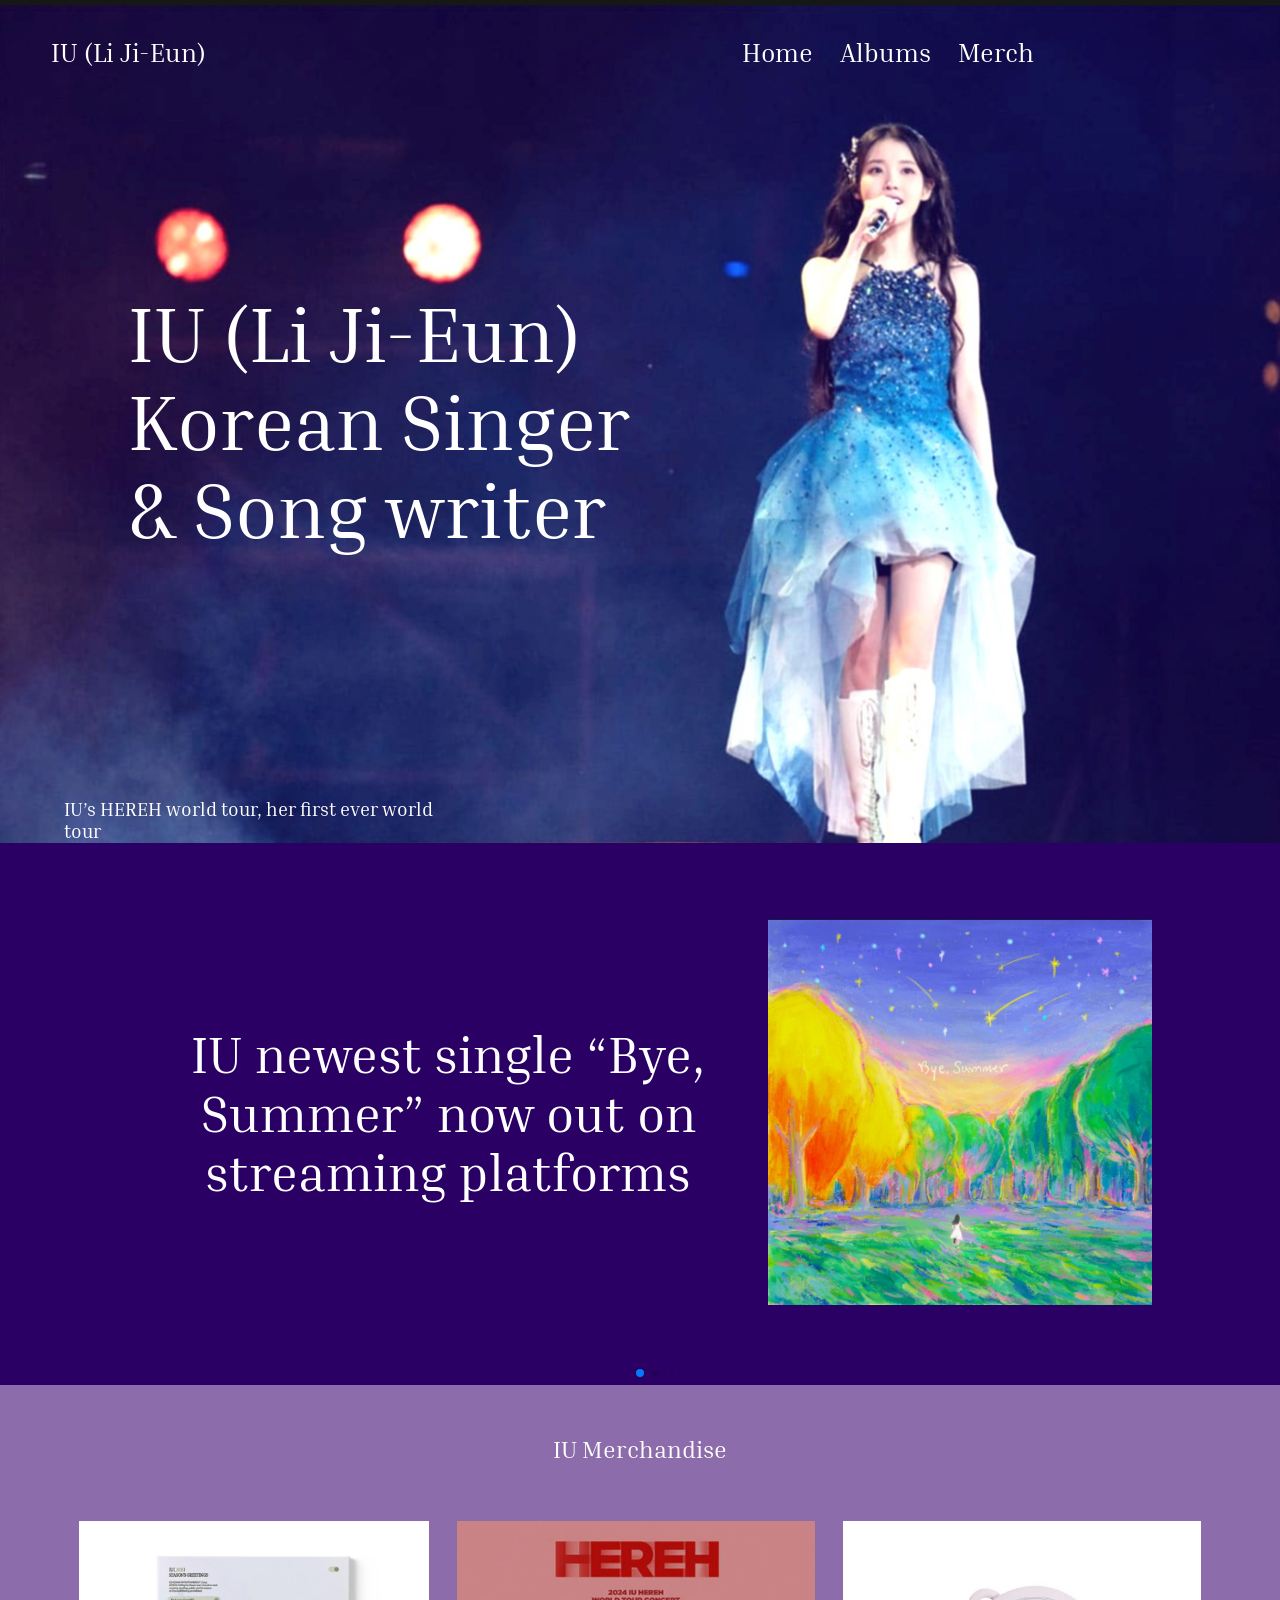
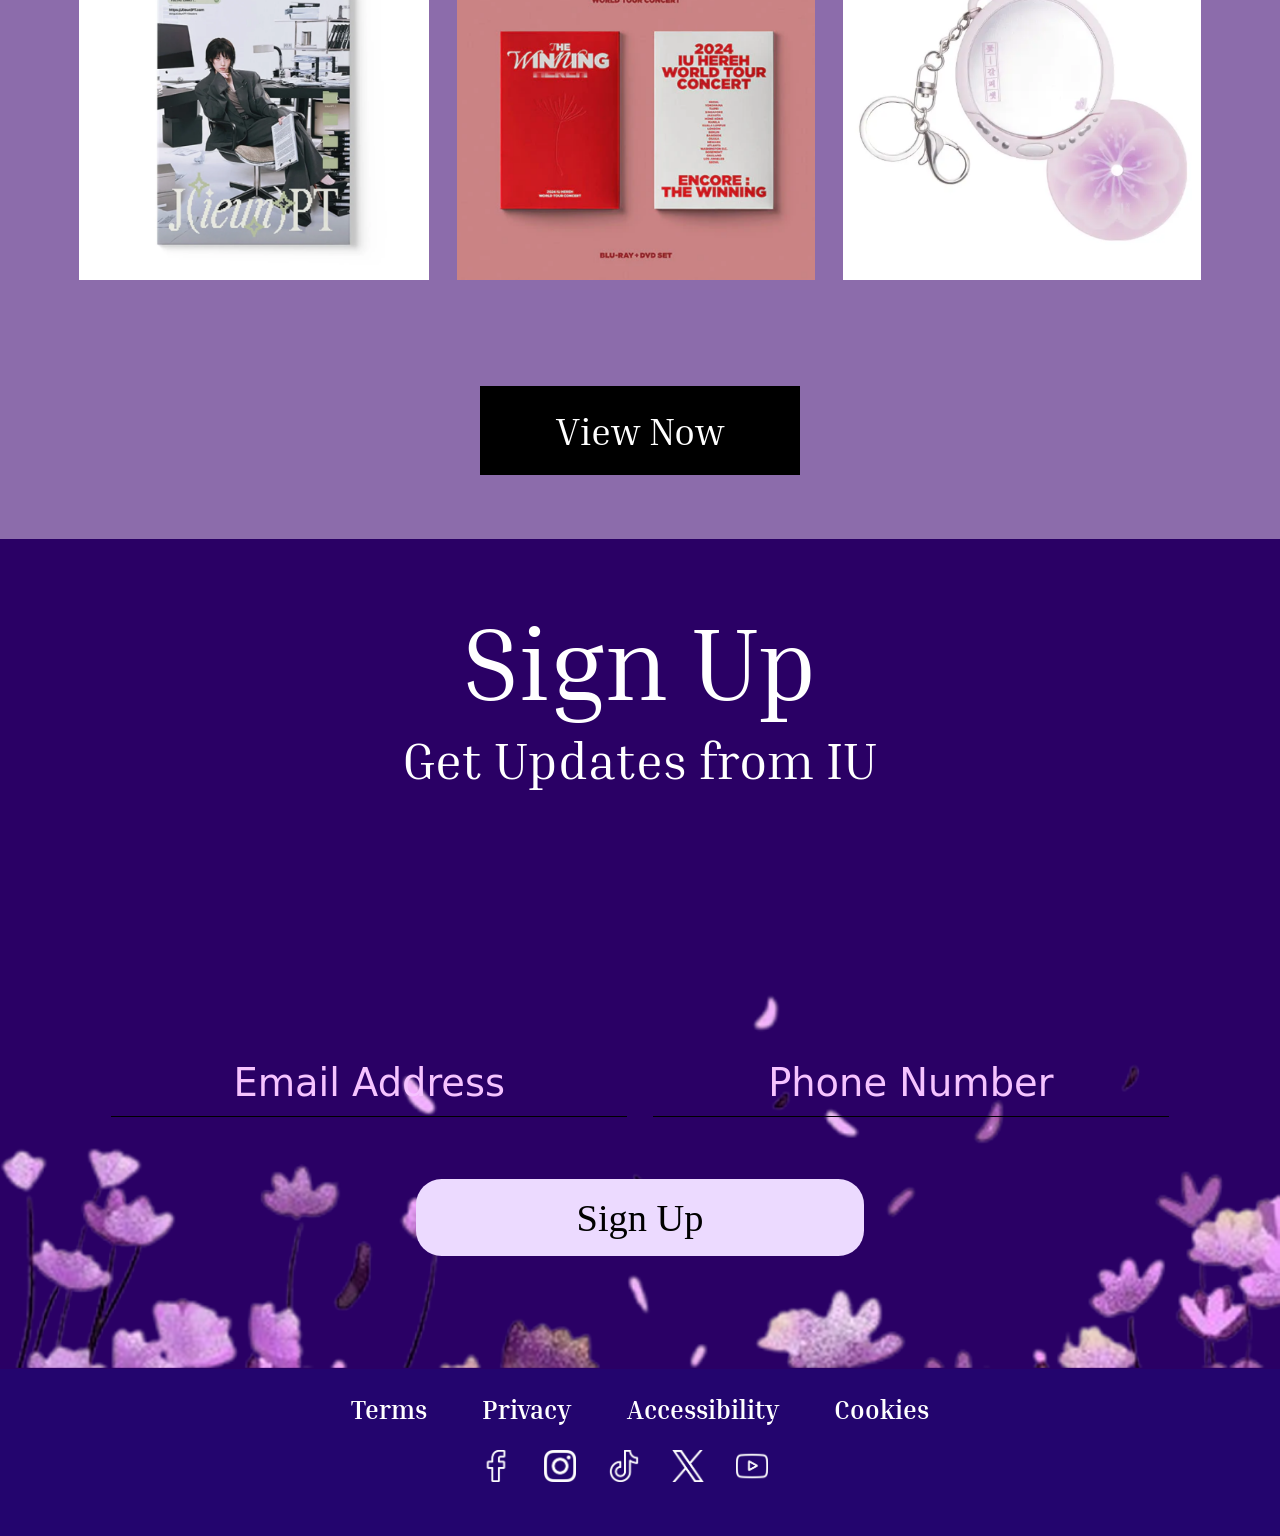
<file: index.html>
<!DOCTYPE html>
<html>
    <head>
        <meta charset="utf-8">
	    <meta name="viewport" content="width=device-width">
        <title>Uaena Home Page</title>
        <link type="text/css" rel="stylesheet" href="normalize.css">
        <link rel="stylesheet" href="home.css">
        <link rel="stylesheet" href="https://cdn.jsdelivr.net/npm/swiper@11/swiper-bundle.min.css" />

        <!-- Irina Serif font-->
        <link rel="preconnect" href="https://fonts.googleapis.com">
        <link rel="preconnect" href="https://fonts.gstatic.com" crossorigin>
        <link href="https://fonts.googleapis.com/css2?family=Inria+Serif&display=swap" rel="stylesheet">
        
    </head>
    <body>
        <!--Header-->
        <div class="header">
            <h3>IU (Li Ji-Eun)</h3>
            <nav>
                <a href="https://vernonnub.github.io/ID_ASG1/">Home</a>
                <a href="https://vernonnub.github.io/ID_ASG1/album.html">Albums</a>
                <a href="https://vernonnub.github.io/ID_ASG1/merch.html">Merch</a>
            </nav>
        </div>

        <!--Main Page-->
        <div class="title">
            <h1>IU (Li Ji-Eun) Korean Singer & Song writer</h1>
            <p class="description">IU’s HEREH world tour, her first ever world tour</p>
            <img src="media/iu_homepage_bg.png" alt="IU’s HEREH world tour, her first ever world tour">
        </div>
        
        <!--New Releases Swiper-->
        <div class="swiper mySwiper">
            <div class="swiper-wrapper">
                <div class="swiper-slide">
                    <!--New Single-->
                    <div class="single">
                        <a id="bye-summer" href="https://youtu.be/Hsuy_xzPyWQ?si=ynoCHXmyYamRB6iB" target="_blank">
                            <img src="media/singles/iu_single_bye_summer.jpg" alt="IU's newest single, Bye-Summer">
                        </a>
                        <h2>IU newest single “Bye, Summer” now out on streaming platforms</h2>
                    </div>
                </div>
                <div class="swiper-slide">
                    <!--New Album-->
                    <div class="album">
                        <a id="a-flower-3" href="https://youtube.com/playlist?list=OLAK5uy_lCczq7s8ViOF32GmTU6mIPvSTaSjqz-gs&si=2VewelPVhg0trW8W" target="_blank">
                            <img src="media/album/2025_may27_album_a_flower_bookmark_3.jpg" alt="IU's newest album, A Flower Bookmark 3">
                        </a>
                        <h2>IU newest single “A Flower Bookmark 3" now out on streaming platforms</h2>
                    </div>
                </div>
                <div class="swiper-slide">
                    <!--New Shows-->
                    <div class="shows">
                        <a id="wlgyt" href="https://www.netflix.com/us/title/81681535?s=i&trkid=258593161&vlang=en&trg=cp" target="_blank">
                            <img src="media/shows/when-life-gives-tangerines.png" alt="IU's newest show, when life gives you tangerines">
                        </a>
                        <h2>IU newest show “When Life Gives You Tangerines" now out on Netflix</h2>
                    </div>
                </div>
            </div>
            <div class="swiper-pagination"></div>
        </div>

        <!--Merch Section-->
        <div class="merch-shop">
            <h2>IU Merchandise</h2>
            <div class="home-merch-images">
                <!--Image Display-->
                <img id="season-greeting" alt="2026 Season's Greeting merch" src="media/merch/iu_merch_2026_season's_greeting.png">
                <img id="hereh-dvd" alt="IU HEREH world tour dvd and blu-ray merch" src="media/merch/iu_merch_hereh_world_tour_dvd_blu-ray.png">
                <img id="hereh" alt="IU HEREH world tour all merchs" src="media/merch/iu_merch_flower_bookmark_3_keyring.png">
            </div>
            <a href="https://vernonnub.github.io/ID_ASG1/merch.html">View Now</a>
        </div>

        <!--News Letter Sign Up-->
        <div class="sign-up">
            <h1>Sign Up</h1>
            <h2>Get Updates from IU</h2>
            <form name="newsletter" id="newsletter">
                <!--Form to collect details -->
                <div class="form">
                    <input id="email-input" type="email" placeholder="Email Address" required>
                    <input id="phonenumber-input" type="number" placeholder="Phone Number" required>
                </div>
                <button id="newsletter-submit-button" type="button">Sign Up</button>
            </form>
            <img src="media/signup_bg.png" alt="lilac falling">
        </div>

        <!--Footer-->
        <div class="footer">
            <div class="terms-and-service">
                <a class="terms"><strong>Terms</strong></a>
                <a class="privacy"><strong>Privacy</strong></a>
                <a class="accessibility"><strong>Accessibility</strong></a>
                <a class="cookies"><strong>Cookies</strong></a>
            </div>
            <div class="social-platforms">
                <a class="facebook" href="https://www.facebook.com/iu.loen" target="_blank">
                    <img src="media/logos/logo_facebook.png" alt="facebook logo">
                </a>
                <a class="intagram" href="https://www.instagram.com/dlwlrma" target="_blank">
                    <img src="media/logos/logo_instagram.png" alt="instagram logo">
                </a>
                <a class="tiktok" href="https://www.tiktok.com/@_iuofficial" target="_blank">
                    <img src="media/logos/logo_tiktok.png" alt="tiktok logo">
                </a>
                <a class="twitter" href="https://x.com/_IUofficial" target="_blank">
                    <img src="media/logos/logo_twitter.png" alt="twitter logo">
                </a>
                <a class="youtube" href="https://www.youtube.com/@dlwlrma" target="_blank">
                    <img src="media/logos/logo_youtube.png" alt="youtube logo">
                </a>
            </div>
        </div>
        <script src="https://cdn.jsdelivr.net/npm/swiper@11/swiper-bundle.min.js"></script>
        <script src="home.js"></script>
    </body>
</html>
</file>
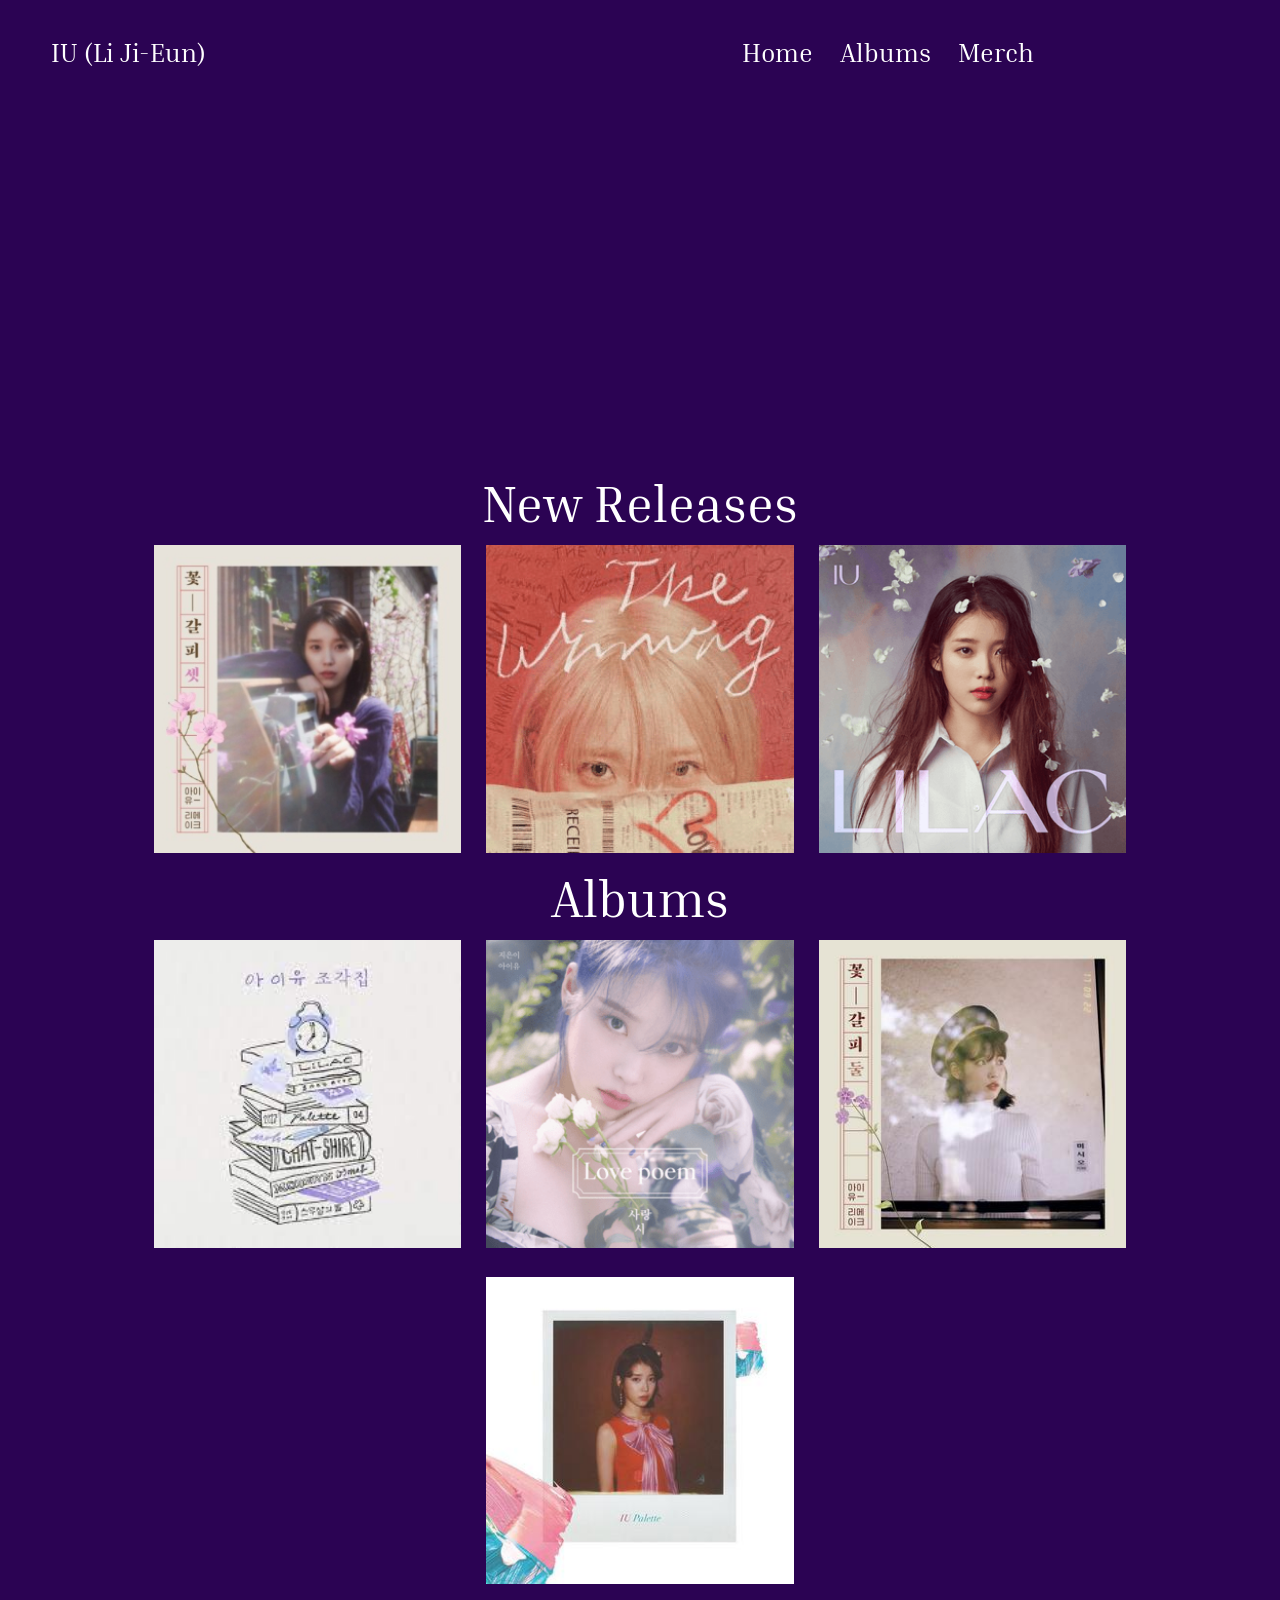
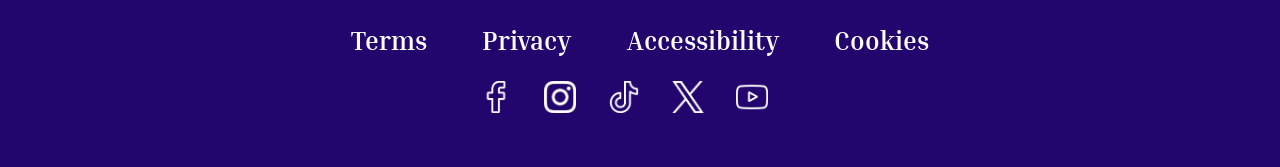
<file: album.html>
<!DOCTYPE html>
<html>
    <head>
        <meta charset="utf-8">
	    <meta name="viewport" content="width=device-width">
        <title>Uaena Albums</title>
        <link type="text/css" rel="stylesheet" href="normalize.css">
        <link rel="stylesheet" href="home.css">
        

        <!-- Irina Serif font-->
        <link rel="preconnect" href="https://fonts.googleapis.com">
        <link rel="preconnect" href="https://fonts.gstatic.com" crossorigin>
        <link href="https://fonts.googleapis.com/css2?family=Inria+Serif&display=swap" rel="stylesheet">
        
    </head>
    <body>
        <!--Header-->
        <div class="header">
            <h3>IU (Li Ji-Eun)</h3>
            <nav>
                <a href="https://vernonnub.github.io/ID_ASG1/">Home</a>
                <a href="https://vernonnub.github.io/ID_ASG1/album.html">Albums</a>
                <a href="https://vernonnub.github.io/ID_ASG1/merch.html">Merch</a>
            </nav>
        </div>

        <!--Body-->
        <div class="album-page-albums">
            <!--New Release albums-->
            <h1 id="title-new-releases">New Releases</h1>
            <div class="album-page-new-releases">
                <a href="album_info.html" class="album-page-album" id="a-flower3"><img src="media/album/2025_may27_album_a_flower_bookmark_3.jpg" alt="A Flower Bookmark 3 Album"></a>
                <a href="album_info.html" class="album-page-album" id="the-winning"><img src="media/album/2024_feb20_album_the_winning.png" alt="The Winning Album"></a>
                <a href="album_info.html" class="album-page-album" id="lilac"><img src="media/album/2021_mar25_album_lilac.png" alt="Lilac Album"></a>
            </div> 
            <h1 id="title-albums">Albums</h1> 
            <!--Older Albums-->
            <div class="album-page-album-list">
                <a href="album_info.html" class="album-page-album" id="pieces"><img src="media/album/2021_dec29_album_pieces.jpeg" alt="Pieces Album"></a>
                <a href="album_info.html" class="album-page-album" id="love-poem"><img src="media/album/2019_nov18_album_love_poem.png" alt="Love Poem Album"></a>
                <a href="album_info.html" class="album-page-album" id="a-flower2"><img src="media/album/2017_sep22_album_a_flower_bookmark_2.jpg" alt="A Flower Bookmark 2 Album"></a>
                <a href="album_info.html" class="album-page-album" id="palette"><img src="media/album/2017_apr21_album_palette.jpg" alt="Palette Album"></a>
            </div>
        </div>

        <!--Footer-->
        <div class="footer">
            <div class="terms-and-service">
                <a class="terms"><strong>Terms</strong></a>
                <a class="privacy"><strong>Privacy</strong></a>
                <a class="accessibility"><strong>Accessibility</strong></a>
                <a class="cookies"><strong>Cookies</strong></a>
            </div>
            <div class="social-platforms">
                <a class="facebook" href="https://www.facebook.com/iu.loen" target="_blank">
                    <img src="media/logos/logo_facebook.png" alt="facebook logo">
                </a>
                <a class="intagram" href="https://www.instagram.com/dlwlrma" target="_blank">
                    <img src="media/logos/logo_instagram.png" alt="instagram logo">
                </a>
                <a class="tiktok" href="https://www.tiktok.com/@_iuofficial" target="_blank">
                    <img src="media/logos/logo_tiktok.png" alt="tiktok logo">
                </a>
                <a class="twitter" href="https://x.com/_IUofficial" target="_blank">
                    <img src="media/logos/logo_twitter.png" alt="twitter logo">
                </a>
                <a class="youtube" href="https://www.youtube.com/@dlwlrma" target="_blank">
                    <img src="media/logos/logo_youtube.png" alt="youtube logo">
                </a>
            </div>
        </div>
        <script src="album/album.js" type="module"></script>
    </body>
</html>
</file>
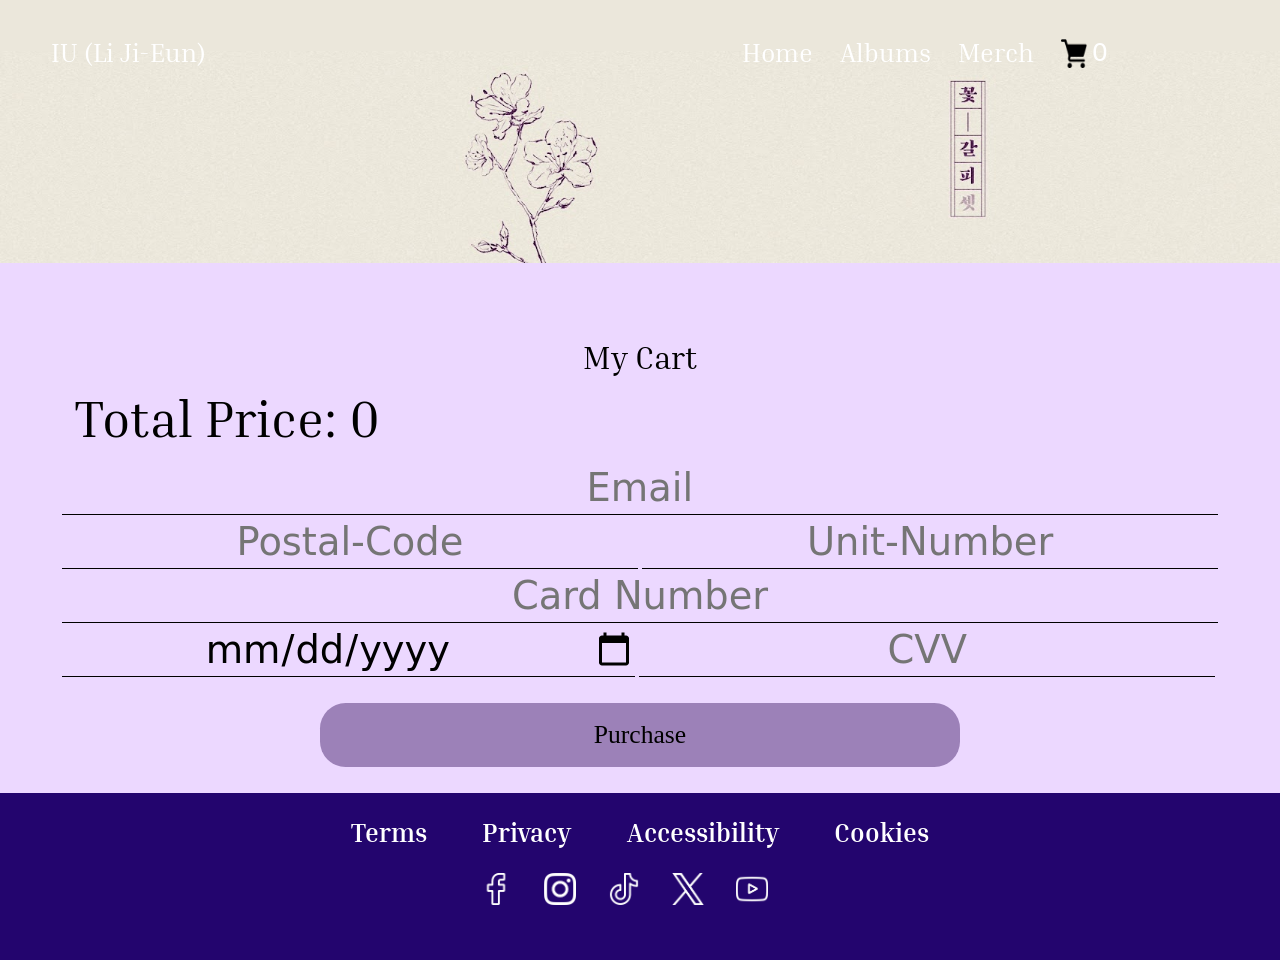
<file: cart.html>
<!DOCTYPE html>
<html>
    <head>
        <meta charset="utf-8">
	    <meta name="viewport" content="width=device-width">
        <title>Uaena Home Page</title>
        <link type="text/css" rel="stylesheet" href="normalize.css">
        <link rel="stylesheet" href="home.css">

        <!-- Irina Serif font-->
        <link rel="preconnect" href="https://fonts.googleapis.com">
        <link rel="preconnect" href="https://fonts.gstatic.com" crossorigin>
        <link href="https://fonts.googleapis.com/css2?family=Inria+Serif&display=swap" rel="stylesheet">
        
    </head>
    <body>
        <!--Header-->
        <div class="header">
            <h3>IU (Li Ji-Eun)</h3>
            <nav>
                <a href="https://vernonnub.github.io/ID_ASG1/">Home</a>
                <a href="https://vernonnub.github.io/ID_ASG1/album.html">Albums</a>
                <a href="https://vernonnub.github.io/ID_ASG1/merch.html">Merch</a>
                <a id="shopping-cart" href="cart.html"><img src="media/logos/logo_shoppingcart.png" alt="Shopping Cart Logo"><span id="cart-amount">0</span></a>
            </nav>
        </div>

        <!--Main Page-->
        <div class="cart-section">
            <img src="media/merch_store_bg.jpg" id="cart-banner" alt="Merch Banner">
            <div class="title-and-filters">
                <h1>My Cart</h1>
            </div>

            <div id="cart-section">
                <!--Place to create each item in cart-->
                <div id="cart-catalogue">
                </div>
                <h1 id="total-price-title">Total Price: </h1>
                <div id="payment-details">
                    <form id="payment">
                        <!--Address and email address-->
                        <div id="personal-information">
                            <input id="email" type="email" placeholder="Email" required>
                            <div id="address">
                                <input id="postal-code" type="number" placeholder="Postal-Code" required>
                                <input id="unit-number" type="text" placeholder="Unit-Number" required>
                            </div>
                        </div>
                        <!--card info-->
                        <div id="card-information">
                            <input type="number" id="card-number" placeholder="Card Number" required>
                            <div id="cvv-and-expiry">
                                <input id="expiry" type="date" required>
                                <input id="cvv" type="number" placeholder="CVV" required>
                            </div>
                        </div>
                        <button id="purchase-button" type="button">Purchase</button>
                    </form>
                </div>
            </div>
        </div>

        <!--Footer-->
        <div class="footer">
            <div class="terms-and-service">
                <a class="terms"><strong>Terms</strong></a>
                <a class="privacy"><strong>Privacy</strong></a>
                <a class="accessibility"><strong>Accessibility</strong></a>
                <a class="cookies"><strong>Cookies</strong></a>
            </div>
            <div class="social-platforms">
                <a class="facebook" href="https://www.facebook.com/iu.loen" target="_blank">
                    <img src="media/logos/logo_facebook.png" alt="facebook logo">
                </a>
                <a class="intagram" href="https://www.instagram.com/dlwlrma" target="_blank">
                    <img src="media/logos/logo_instagram.png" alt="instagram logo">
                </a>
                <a class="tiktok" href="https://www.tiktok.com/@_iuofficial" target="_blank">
                    <img src="media/logos/logo_tiktok.png" alt="tiktok logo">
                </a>
                <a class="twitter" href="https://x.com/_IUofficial" target="_blank">
                    <img src="media/logos/logo_twitter.png" alt="twitter logo">
                </a>
                <a class="youtube" href="https://www.youtube.com/@dlwlrma" target="_blank">
                    <img src="media/logos/logo_youtube.png" alt="youtube logo">
                </a>
            </div>
        </div>
        <script src="merch/cart.js"></script>
    </body>
</html>
</file>
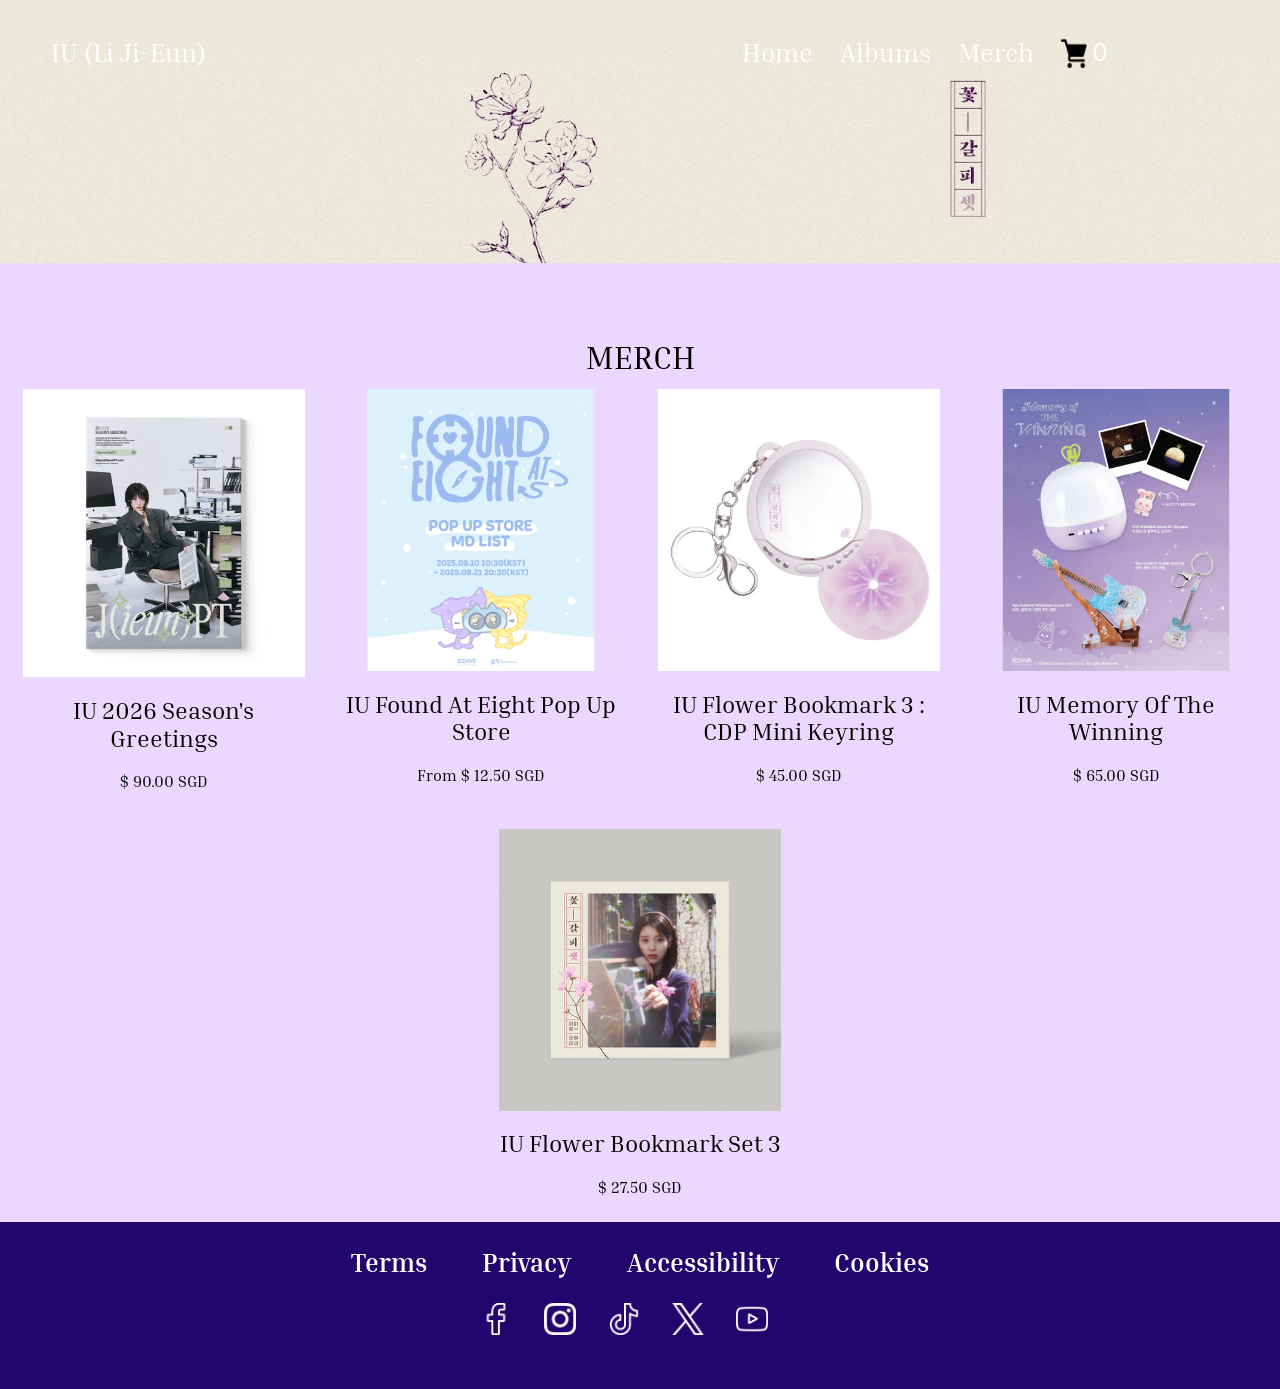
<file: merch.html>
<!DOCTYPE html>
<html>
    <head>
        <meta charset="utf-8">
	    <meta name="viewport" content="width=device-width">
        <title>Uaena Home Page</title>
        <link type="text/css" rel="stylesheet" href="normalize.css">
        <link rel="stylesheet" href="home.css">

        <!-- Irina Serif font-->
        <link rel="preconnect" href="https://fonts.googleapis.com">
        <link rel="preconnect" href="https://fonts.gstatic.com" crossorigin>
        <link href="https://fonts.googleapis.com/css2?family=Inria+Serif&display=swap" rel="stylesheet">
        
    </head>
    <body>
        <!--Header-->
        <div class="header">
            <h3>IU (Li Ji-Eun)</h3>
            <nav>
                <a href="https://vernonnub.github.io/ID_ASG1/">Home</a>
                <a href="https://vernonnub.github.io/ID_ASG1/album.html">Albums</a>
                <a href="https://vernonnub.github.io/ID_ASG1/merch.html">Merch</a>
                <a id="shopping-cart" href="cart.html"><img src="media/logos/logo_shoppingcart.png" alt="Shopping Cart Logo"><span id="cart-amount">0</span></a>
            </nav>
        </div>

        <!--Main Page-->
        <div class="shop-section">
            <img src="media/merch_store_bg.jpg" id="merch-banner" alt="Merch Banner">
            <div class="title-and-filters">
                
                <h1>MERCH</h1>
            </div>

            <!--Catalogue for merch images-->
            <div class="merch-images">
                <a class="merch" href="merch_details.html"><img src="media/merch/iu_merch_2026_season's_greeting.png" alt="2026 Season Greeting img"><h2>IU 2026 Season's Greetings</h2>$ 90.00 SGD</a>
                <a class="merch" href="merch_details.html"><img src="media/merch/iu_merch_found_at_eight_pop_up.png" alt="found at eight img"><h2>IU Found At Eight Pop Up Store</h2>From $ 12.50 SGD</a>
                <a class="merch" href="merch_details.html"><img src="media/merch/iu_merch_flower_bookmark_3_keyring.png" alt="A flower bookmark 3 key img"><h2>IU Flower Bookmark 3 : CDP Mini Keyring</h2>$ 45.00 SGD</a>
                <a class="merch" href="merch_details.html"><img src="media/merch/iu_merch_memory_of_the_winning.png" alt="the winning img"><h2>IU Memory Of The Winning</h2>$ 65.00 SGD</a>
                <a class="merch" href="merch_details.html"><img src="media/merch/iu_merch_flower_bookmark_3_set.png" alt="flower bookmark 3 set img"><h2>IU Flower Bookmark Set 3</h2>$ 27.50 SGD</a>
            </div>
        </div>

        <!--Footer-->
        <div class="footer">
            <div class="terms-and-service">
                <a class="terms"><strong>Terms</strong></a>
                <a class="privacy"><strong>Privacy</strong></a>
                <a class="accessibility"><strong>Accessibility</strong></a>
                <a class="cookies"><strong>Cookies</strong></a>
            </div>
            <div class="social-platforms">
                <a class="facebook" href="https://www.facebook.com/iu.loen" target="_blank">
                    <img src="media/logos/logo_facebook.png" alt="facebook logo">
                </a>
                <a class="intagram" href="https://www.instagram.com/dlwlrma" target="_blank">
                    <img src="media/logos/logo_instagram.png" alt="instagram logo">
                </a>
                <a class="tiktok" href="https://www.tiktok.com/@_iuofficial" target="_blank">
                    <img src="media/logos/logo_tiktok.png" alt="tiktok logo">
                </a>
                <a class="twitter" href="https://x.com/_IUofficial" target="_blank">
                    <img src="media/logos/logo_twitter.png" alt="twitter logo">
                </a>
                <a class="youtube" href="https://www.youtube.com/@dlwlrma" target="_blank">
                    <img src="media/logos/logo_youtube.png" alt="youtube logo">
                </a>
            </div>
        </div>
        <script src="merch/merch.js"></script>
    </body>
</html>
</file>
<file: home.css>
/* General CSS */
body, h3, h1, p
{
    margin: 0;
}

p, h1, h2, h3, a
{
  font-family: "Inria Serif", serif;
  font-weight: 400;
  font-style: normal;
  color: white;

  text-decoration: none;
}

/*Header CSS*/
.header
{
    position: fixed;
    z-index: 100;

    display:  flex;
    justify-content: space-between;

    width: 100%;

    margin-top: 3%;
}

.header h3
{
    font-size: 2vw;
    width: auto;

    margin-left: 4%;
}

.header nav
{
    display: flex;
    width: 35%;
}

.header a
{
    font-size: 2vw;
    margin-right: 6%;
}

.header a:hover
{
    color: #C78FFF;
}

/*Body CSS*/
.title
{
    position: relative;
    display: flex;
    align-items: center;
}

.title img
{
    position: relative;
    z-index: 1;
    width: 100%;
}

.title h1, .title p
{
    position: absolute;
    z-index: 2;
}

.title h1
{
    width: 40%;
    font-size: 6vw;
    left: 10%;
}


.title p
{
    font-size: 1.5vw;
    bottom: 0;

    margin-left: 5%;
}

.swiper-wrapper
{
    background-color: #2A0065;
    width: 100%;;

    display: flex;
}

.swiper-slide
{
    width: 100%;

    background-color: #2A0065;
}

.single, .album, .shows
{
    width: 100%;

    display: flex;
    flex-direction: column;
    align-items: center;

}

.single a, .album a, .shows a
{
    width: 30%;

    margin-top: 6%;
    margin-bottom: 6%;
}

.single img, .album img, .shows img
{
    width: 100%;
}

.single h2, .album h2, .shows h2
{
    font-size: 4vw;
    text-align: center;

    width: 50%;
    margin-top: 0;
    margin-bottom: 5%;
}

.merch-shop
{
    width: 100%;
    background-color: #8C6CAB;

    display: flex;
    flex-direction: column;
    align-items: center;
}

.merch-shop h2
{
    margin-top: 0;
    padding-top: 4%;
    
    text-align: center;
}

.merch-shop a
{
    display: flex;
    align-items: center;
    justify-content: center;

    margin: 5%;

    width: 25%;
    height: 7vw;

    background-color: black;

    font-size: 3vw;
}

.merch-shop a:hover
{
    transform: scale(105%);
}

.home-merch-images img
{
    /* uses vw as % does not work so viewport works better*/
    height: 28vw;
    margin: 1%;
}

.home-merch-images img:hover
{
    /*Seems like transform scale does not push other objects away so it works*/
    transform: scale(105%);
    margin: 1%;
}

.home-merch-images
{
    width:95%;
    
    display: inline-block;
    text-align: center;

    margin: 2%;
}

.sign-up
{
    background-color: #2A0065;
    width: 100%;

    display: flex;

    justify-content: center;
}

#newsletter
{
    width: 100%;

    position: absolute;
    right: 0;

    display: flex;
    justify-content: center;
}

.sign-up img
{
    width: 100%;

    position: relative;
    z-index: 1;
}

.sign-up h1, .sign-up h2, .form, #submit-button
{
    position: absolute;
    z-index: 2;
}

.form
{
    display: flex;
}

.sign-up h1
{
    margin: 5vw;
    font-size: 8vw;
}

.sign-up h2
{
    margin: 15vw;
    font-size: 4vw;
}

#email-input, #phonenumber-input
{
    margin:1vw;
    margin-top: 30vw;

    width: 40vw;
    height: 5vw;

    font-size: 3vw;
    font-family: system-ui, -apple-system, BlinkMacSystemFont, 'Segoe UI', Roboto, Oxygen, Ubuntu, Cantarell, 'Open Sans', 'Helvetica Neue', sans-serif;
    color: white;

    background-color: transparent;
}

#email-input::placeholder, #phonenumber-input::placeholder
{
    color: rgb(246, 195, 255);
}

#newsletter-submit-button
{
    margin-top: 50vw;

    width:35vw;
    height: 6vw;

    font-size: 3vw;

    border-radius: 2vw;

    background-color: #ecdaff;

    border:none;

    position: relative;

    z-index: 2;
}

/*Album Page*/

.album-page-albums
{
    background-color: #2b0353;
    width: 100%;

    height: 125vw;

    display: flex;
    flex-direction: column;
    align-items: center;

    justify-content: flex-end;
}

.album-page-album-list, .album-page-new-releases
{
    display: flex;
    flex-wrap: wrap;

    width:80%;

    justify-content: center;
}

.album-page-albums img
{
    height: 24vw;
    margin: 1vw;
}

.album-page-albums img:hover
{
    transform: scale(105%);
}

#title-new-releases, #title-albums
{
    text-align: center;
    font-size: 4vw;
}

/*Album Info Page */
.main-content
{
    width: 100%;
    background-color: #000000;
    
    padding-top: 12%;

    display: flex;
    flex-direction: column;
    align-items: center;
}

.title-and-image
{
    display: flex;
    justify-content: space-around;
}


.title-and-image img
{
    height: 30vw;

    margin: 3vw;
}

.title-and-image h1
{
    width:50vw;
    font-size: 7vw;
}

.title-and-image h2
{
    width:40vw;
    font-size: 3vw;

    margin: 0;
    margin-top: 2vw;
}

.title-and-image p{
    width: 50vw;
    font-size: 1.6vw;

    margin-top: 2vw;
}

.streaming-service
{
    width: 100%;

    display: flex;
    flex-direction: column;
    align-items: center;
}

#stream-title
{
    font-size: 4vw;
    margin: 3vw;
}

.stream-content
{
    width: 50%;

    display: flex;
    justify-content: space-between;
}

.streaming-service img
{
    width: 2.4vw;

    margin-right: 0.5vw;
}

.streaming-service a
{
    width: 15vw;
    height: 5vw;

    display: flex;
    align-items: center;
    justify-content: center;

    text-align: center;
    font-size: 2vw;
    font-family: system-ui, -apple-system, BlinkMacSystemFont, 'Segoe UI', Roboto, Oxygen, Ubuntu, Cantarell, 'Open Sans', 'Helvetica Neue', sans-serif;
    font-weight: bold;

    background-color: black;
    border-radius: 0.5vw;
}

.embedded-content
{
    display: flex;
    flex-direction: column;
    align-items: center;
}

iframe
{
    width: 87vw;
    height: 45vw;

    margin: 2vw;
}

/* Merch Page */
.header
{
    position: fixed;
    z-index: 100;

    display:  flex;
    justify-content: space-between;

    width: 100%;

    margin-top: 3%;
}

.header h3
{
    font-size: 2vw;
    width: auto;

    margin-left: 4%;
}

.header nav
{
    display: flex;
    width: 35%;

    margin-right: 7%;
}

.header a
{
    font-size: 2vw;
    margin-right: 6%;
}

.header a:hover
{
    color: #C78FFF;
}

#shopping-cart img
{
    width: 2vw;

    margin-right: 0.4vw;
}

#shopping-cart
{
    display: flex;

    font-family: system-ui, -apple-system, BlinkMacSystemFont, 'Segoe UI', Roboto, Oxygen, Ubuntu, Cantarell, 'Open Sans', 'Helvetica Neue', sans-serif;
}

#shopping-cart:hover
{
    transform: scale(105%);
}

/*Body CSS*/
.shop-section
{
width: 100%;

    display: flex;
    flex-direction: column;
    align-items: center;

    background: #ecd8ff;
}

.title-and-filters
{
    padding-top: 6vw;
}

#merch-banner
{
    padding-top: 4vw;

    width: 100%;

    background-color: #ebe7db;
}

.merch-images
{
    display: flex;
    flex-wrap: wrap;
    justify-content: space-evenly;
}

.merch-images a
{
    display: flex;  
    flex-direction: column;
    align-items: center;

    margin: 1vw;
    margin-bottom: 2vw;

    color: black
}

.merch-images a:hover
{
    transform: scale(105%);
}

.merch-images img, .merch-images h2, .merch-images a
{
    width: 40vw;

    text-align: center;

    color: black
}

@media screen and (min-width: 1080px)
{
    .merch-images img, .merch-images h2, .merch-images a
    {
        width: 22vw;
    }
}

/*Merch Details */
.shop-section
{
width: 100%;

    display: flex;
    flex-direction: column;
    align-items: center;

    background: #ecd8ff;
}

#merch-banner
{
    padding-top: 4vw;

    width: 100%;

    background-color: #ebe7db;
}

.merch-details
{
    width: 100%;

    display: flex;
    justify-content: center;
}

.merch-details img
{
    height: 40vw;

    padding: 3vw
}

.description
{
    width: 30vw;
    padding-top: 3vw;
}

.description h1
{
    font-size: 4vw;

    color: black;
}

.description h2
{
    font-size: 3vw;
    font-family: system-ui, -apple-system, BlinkMacSystemFont, 'Segoe UI', Roboto, Oxygen, Ubuntu, Cantarell, 'Open Sans', 'Helvetica Neue', sans-serif;

    color: black;
}

#information
{
    font-size: 1.5vw;

    color: black;
}

#merch-details-amount
{
    border: none;
}

#quantity
{
    margin-top: 2vw;

    display: flex;
}

input
{
    text-align: center;

    width: 5vw;
    height: 4.9vw;

    font-size: 2vw;
    font-family: system-ui, -apple-system, BlinkMacSystemFont, 'Segoe UI', Roboto, Oxygen, Ubuntu, Cantarell, 'Open Sans', 'Helvetica Neue', sans-serif;
}

input::-webkit-outer-spin-button,
input::-webkit-inner-spin-button {
  -webkit-appearance: none;
  margin: 0;
}

/* Firefox */
input[type=number] {
  -moz-appearance: textfield;
}

#quantity button
{
    width: 5vw;
    height: 5vw;

    font-size: 2.5vw;
    font-family: system-ui, -apple-system, BlinkMacSystemFont, 'Segoe UI', Roboto, Oxygen, Ubuntu, Cantarell, 'Open Sans', 'Helvetica Neue', sans-serif;

    text-align: center;
}

#quantity button:hover
{
    transform: scale(105%);
}

#add-to-cart
{
    width: 100%;
    height: 4vw;
    margin: 2vw;
    margin-left: 0;

    background-color: #4e3468;

    font-size: 2vw;

    color: white;
}

/*Cart page */
.cart-section
{
width: 100%;

    display: flex;
    flex-direction: column;
    align-items: center;

    background: #ecd8ff;
}

.title-and-filters
{
    padding-top: 6vw;
    
}

.title-and-filters h1
{
    color: black;
}

#cart-banner
{
    padding-top: 4vw;

    width: 100%;

    background-color: #ebe7db;
}

.cart-section
{
    width: 100%;
}

.cart-item
{
    width: 100%;
    display: flex;

    margin: 2vw;

    justify-content: space-between;
    align-items: center;
}

#item-image
{
    height: 15vw;
}

#item-title
{
    font-size: 3vw;
    color: black;
}

#item-price
{
    font-size: 2vw;
    color: black;
}

#quantity
{
    margin-top: 2vw;

    display: flex;
    flex-direction: row;
}

.amount
{
    text-align: center;

    width: 5vw;
    height: 4.6vw;

    border: none;
    background-color: transparent;

    font-size: 2vw;
    font-family: system-ui, -apple-system, BlinkMacSystemFont, 'Segoe UI', Roboto, Oxygen, Ubuntu, Cantarell, 'Open Sans', 'Helvetica Neue', sans-serif;
}

input::-webkit-outer-spin-button,
input::-webkit-inner-spin-button {
  -webkit-appearance: none;
  margin: 0;
}

/* Firefox */
input[type=number] {
  -moz-appearance: textfield;
}

#quantity button
{
    width: 5vw;
    height: 5vw;

    font-size: 2.5vw;
    font-family: system-ui, -apple-system, BlinkMacSystemFont, 'Segoe UI', Roboto, Oxygen, Ubuntu, Cantarell, 'Open Sans', 'Helvetica Neue', sans-serif;

    text-align: center;

    background-color: #9c81b8;
    border: none;
}

#quantity button:hover
{
    transform: scale(105%);
}

form input
{
    background-color: transparent;

    border: none;

    border-bottom: 0.01vw solid black;
}

form
{
    display: flex;
    flex-direction: column;
    align-items: center;
}

#email, #card-number
{
    width: 90vw;

    font-size: 3vw;
    height: 4vw;
}

#postal-code, #unit-number, #expiry, #cvv
{
    width: 44.7vw;
    font-size: 3vw;

    height: 4vw;
}

#purchase-button
{
    background-color: #9c81b8;
    
    height: 5vw;
    width: 50vw;
    border: none;

    border-radius: 2vw;

    margin: 2vw;

    font-size: 2vw;
}

#total-price-title
{
    color:black;

    margin: 1vw;
    font-size: 4vw;
}

/* footer CSS */
.footer
{
    width: 100%;

    background-color: #23056E;

    display: flex;
    flex-direction: column;
    align-items: center;
}

.terms-and-service
{
    width: 100%;

    text-align: center;

    margin: 2%;
}

.footer strong
{
    font-size: 2vw;

    margin-left: 2%;
    margin-right: 2%;
}

.footer .social-platforms
{
    display: flex;

    width: 25%;

    margin-bottom: 4%;
}

.footer img
{
    width: 50%;
}

.footer img:hover
{
    transform: scale(105%);
}

@media screen and (min-width: 572px) 
{
    .single, .album, .shows
    {
        flex-direction: row-reverse;
        justify-content: center;
    }

    .single h2, .album h2, .shows h2{
    
    margin-bottom: 0;
    }
}
</file>
